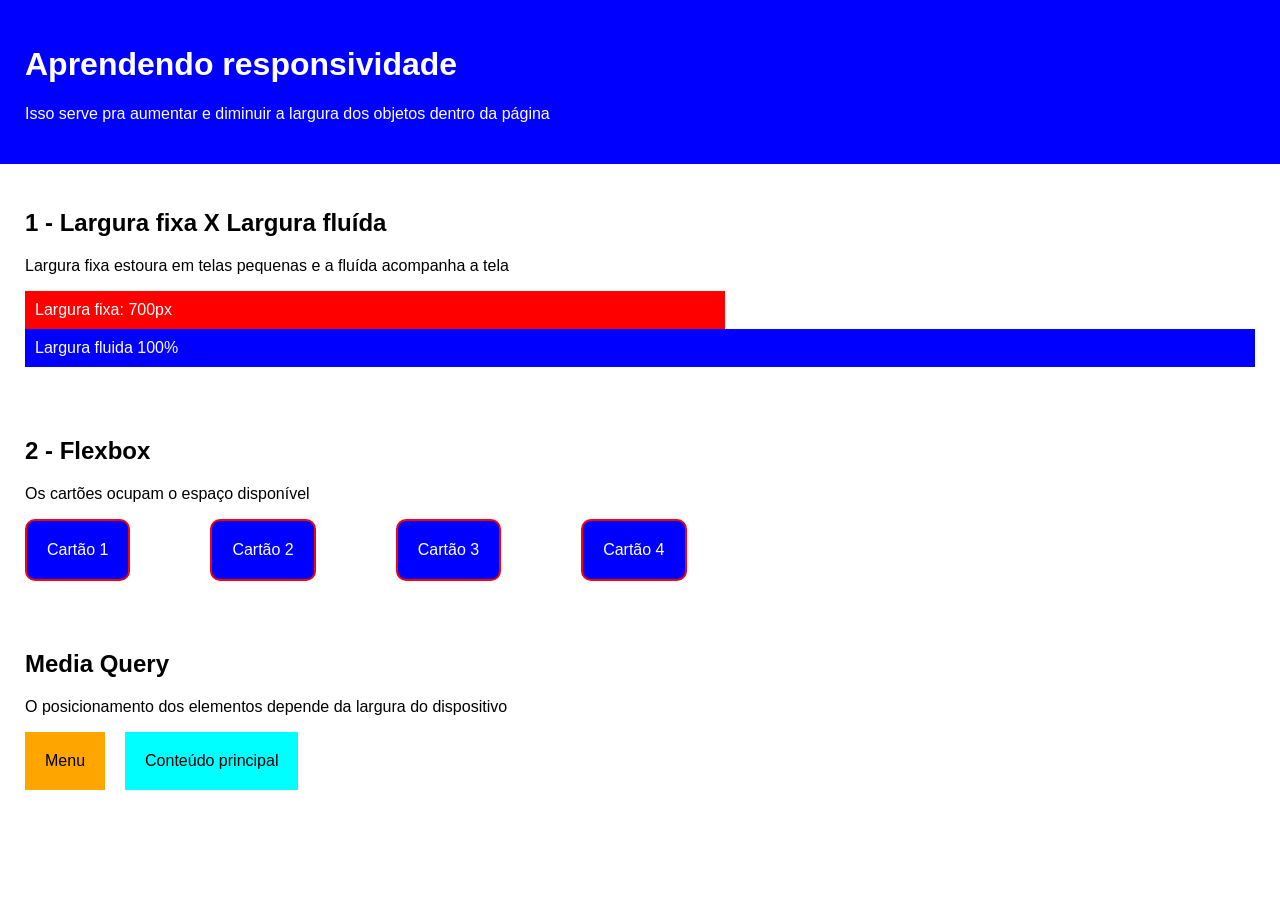
<file: extra/index.html>
<!DOCTYPE html>
<html lang="pt-br">

<head>
    <meta charset="UTF-8">
    <meta name="viewport" content="width=device-width, initial-scale=1.0">
    <title>Document</title>
    <link rel="stylesheet" href="style.css">
</head>

<body>

    <header class="cabecalho">
        <h1>Aprendendo responsividade</h1>
        <p>Isso serve pra aumentar e diminuir a largura dos objetos dentro da página</p>
    </header>

    <main>
        <section class="secao">
            <h2>1 - Largura fixa X Largura fluída</h2>
            <p>Largura fixa estoura em telas pequenas e a fluída acompanha a tela</p>
            <div class="demo">
                <div class="caixa-fixa">Largura fixa: 700px</div>
                <div class="caixa-fluida">Largura fluida 100%</div>
            </div>
        </section>

        <section class="secao">
            <h2>2 - Flexbox</h2>
            <p>Os cartões ocupam o espaço disponível</p>
            <div class="cartoes">
                <div class="cartao">Cartão 1</div>
                <div class="cartao">Cartão 2</div>
                <div class="cartao">Cartão 3</div>
                <div class="cartao">Cartão 4</div>
            </div>
        </div>
        </section>

        <section class="secao">
            <h2>Media Query</h2>
            <p>O posicionamento dos elementos depende da largura do dispositivo</p>
             <div class="layout">
                <nav class="menu">Menu</nav>
                <div class="texto">Conteúdo principal</div>
             </div>
        </section>

    </main>
</body>

</html>
</file>
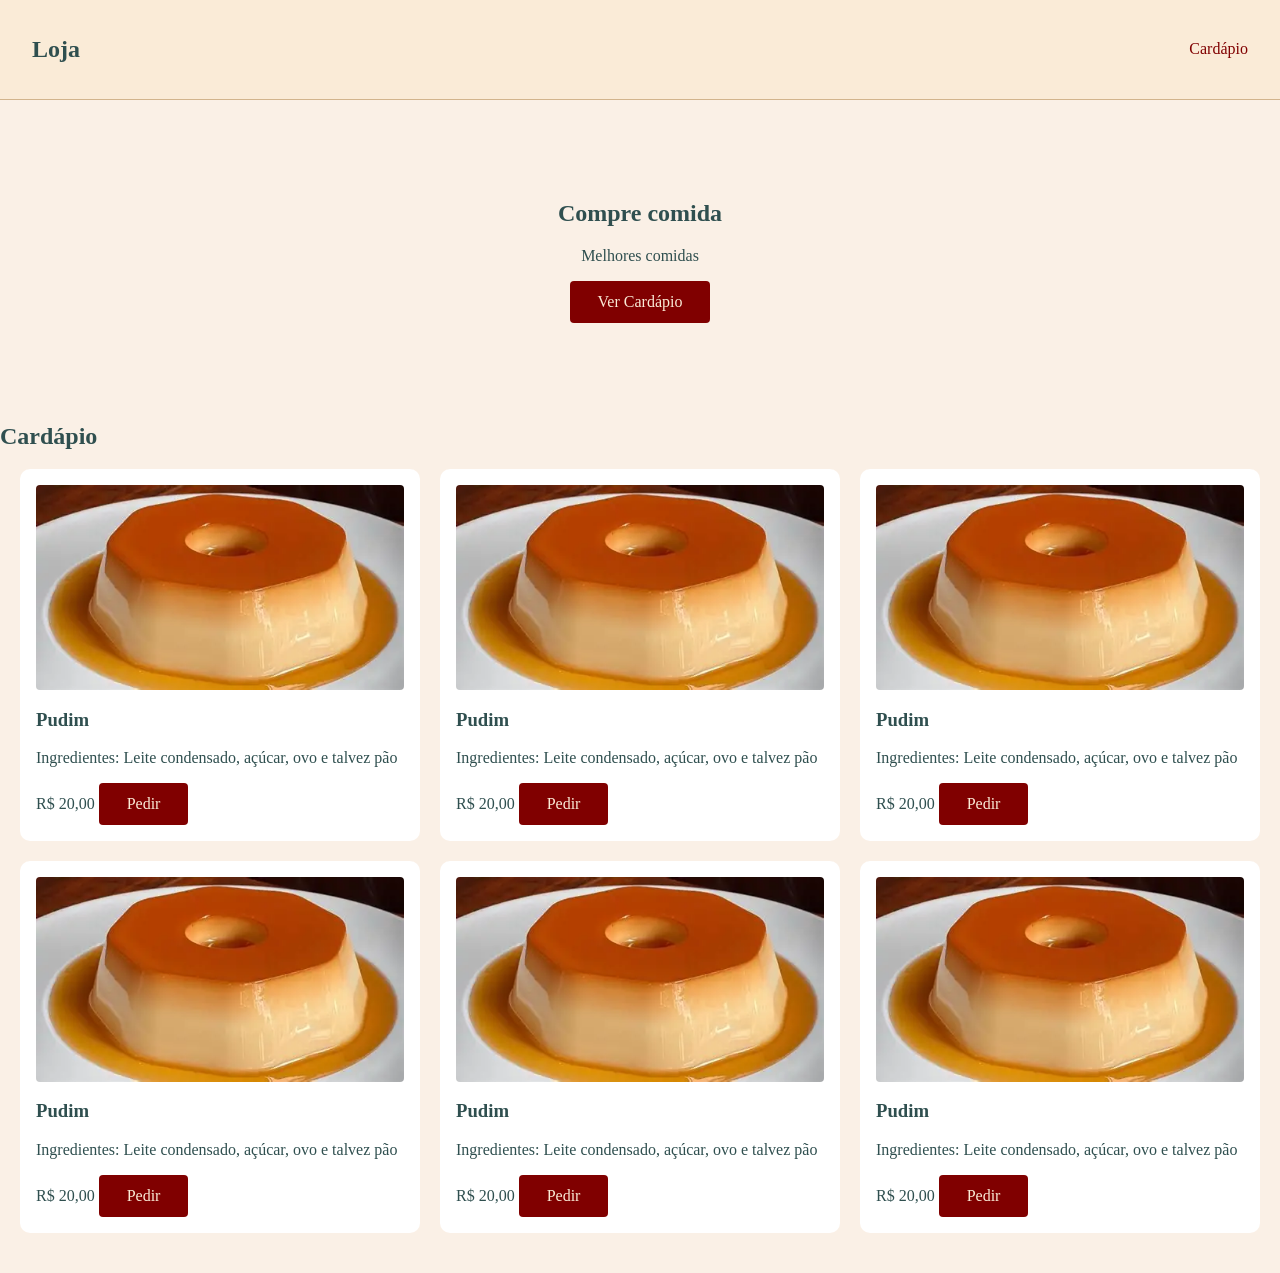
<file: CD2026/HTML&CSS/HTML/index.html>
<html lang="pt-BR">

<head>
    <meta charset="UTF-8">
    <meta name="viewport" content="width=device-width, initial-scale=1.0">
    <title>Cardápio | Loja</title>
    <link rel="stylesheet" href="../CSS/style.css">
</head>

<body>
    <header class="topo">
        <div class="container topo-conteudo">
            <h2 class="marca">Loja</h2>
            <nav class="menu">
                <a href="#cardapio">Cardápio</a>
            </nav>
        </div>
    </header>
    <main class="container">
        <section class="apresentacao">
            <h1>Compre comida</h1>
            <p>Melhores comidas</p>
            <a href="#cardapio" class="botao">Ver Cardápio</a>
        </section>
        <section id="cardapio">
            <h2>Cardápio</h2>
            <div class="produtos">

                <div class="produto">
                    <a href="produto.html">
                        <img src="../imagens/pudim.png" alt="Pudim">
                    </a>
                    <h3>Pudim</h3>
                    <p>Ingredientes: Leite condensado, açúcar, ovo e talvez pão</p>
                    <div class="produto-rodape">
                        <span class="preço">R$ 20,00</span>
                        <a href="produto.html" class="botao">Pedir</a>
                    </div>
                </div>

                <div class="produto">
                    <img src="../imagens/pudim.png" alt="Pudim">
                    <h3>Pudim</h3>
                    <p>Ingredientes: Leite condensado, açúcar, ovo e talvez pão</p>
                    <div class="produto-rodape">
                        <span class="preço">R$ 20,00</span>
                        <a href="produto.html" class="botao">Pedir</a>
                    </div>
                </div>

                <div class="produto">
                    <img src="../imagens/pudim.png" alt="Pudim">
                    <h3>Pudim</h3>
                    <p>Ingredientes: Leite condensado, açúcar, ovo e talvez pão</p>
                    <div class="produto-rodape">
                        <span class="preço">R$ 20,00</span>
                        <a href="produto.html" class="botao">Pedir</a>
                    </div>
                </div>

                <div class="produto">
                    <img src="../imagens/pudim.png" alt="Pudim">
                    <h3>Pudim</h3>
                    <p>Ingredientes: Leite condensado, açúcar, ovo e talvez pão</p>
                    <div class="produto-rodape">
                        <span class="preço">R$ 20,00</span>
                        <a href="produto.html" class="botao">Pedir</a>
                    </div>
                </div>

                <div class="produto">
                    <img src="../imagens/pudim.png" alt="Pudim">
                    <h3>Pudim</h3>
                    <p>Ingredientes: Leite condensado, açúcar, ovo e talvez pão</p>
                    <div class="produto-rodape">
                        <span class="preço">R$ 20,00</span>
                        <a href="produto.html" class="botao">Pedir</a>
                    </div>
                </div>

                <div class="produto">
                    <img src="../imagens/pudim.png" alt="Pudim">
                    <h3>Pudim</h3>
                    <p>Ingredientes: Leite condensado, açúcar, ovo e talvez pão</p>
                    <div class="produto-rodape">
                        <span class="preço">R$ 20,00</span>
                        <a href="produto.html" class="botao">Pedir</a>
                    </div>
                </div>
            </div>
        </section>
    </main>
</body>
</html>
</file>
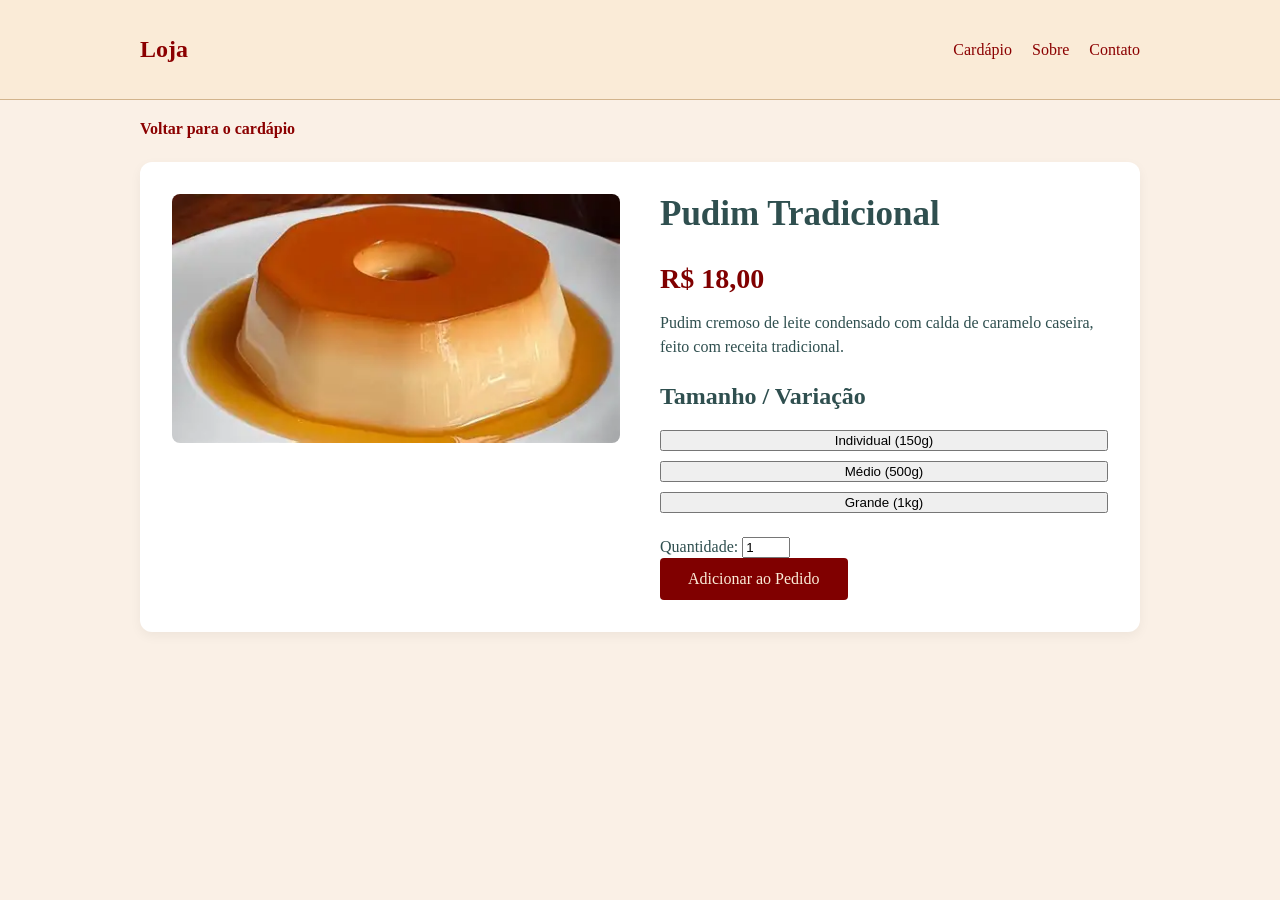
<file: CD2026/HTML&CSS/HTML/produto.html>
<!DOCTYPE html>
<html lang="pt-BR">
<head>
    <meta charset="UTF-8">
    <meta name="viewport" content="width=device-width, initial-scale=1.0">
    <title>Pudim - Detalhes do Produto</title>
    <link rel="stylesheet" href="../CSS/produto.css">
</head>
<body>

    <header class="topo">
        <div class="container topo-conteudo">
            <a href="index.html" class="marca">Loja</a>
            <nav class="menu">
                <a href="index.html#cardapio">Cardápio</a>
                <a href="index.html#sobre">Sobre</a>
                <a href="index.html#contato">Contato</a>
            </nav>
        </div>
    </header>

    <main class="container pagina-produto">

        <a href="index.html#cardapio" class="voltar"> Voltar para o cardápio</a>

        <section class="detalhe">
            <div class="detalhe-imagem">
                <img src="../imagens/pudim.png" alt="Pudim Tradicional">
            </div>

            <div class="detalhe-info">
                <h1>Pudim Tradicional</h1>
                <p class="preco-grande">R$ 18,00</p>
                <p class="descricao">Pudim cremoso de leite condensado com calda de caramelo caseira, feito com receita tradicional.</p>
                
                <h2>Tamanho / Variação</h2>
                <div class="opcoes">
                    <button class="opcao ativa">Individual (150g)</button>
                    <button class="opcao">Médio (500g)</button>
                    <button class="opcao">Grande (1kg)</button>
                </div>

                <div class="quantidade-container">
                    <label for="qtd">Quantidade:</label>
                    <input type="number" id="qtd" value="1" min="1" max="10" class="input-quantidade">
                </div>

                <a href="#" class="botao botao-comprar">Adicionar ao Pedido</a>
            </div>
        </section>

    </main>

</body>
</html>
</file>
<file: extra/style.css>
* {
    box-sizing: border-box;
}

body {
    font-family: Arial, Helvetica, sans-serif;
    margin: 0;
}

.cabecalho {
    background-color: blue;
    color: white;
    padding: 25px;
}

.secao {
    padding: 25px;
}

.caixa-fixa {
    width: 700px;
    background-color: red;
    color: white;
    padding: 10px;
}

.caixa-fluida {
    width: 100%;
    background-color: blue;
    color: white;
    padding: 10px;
}

/* flexbox */

.cartoes {
    display: flex;
    gap: 80px;
    flex-wrap: wrap;
}

.cartao {
    background-color: blue;
    color: white;
    padding: 20px;
    border-radius: 10px;
    border: 2px solid red;
}

.layout {
    display: flex;
    gap: 20px;
}

.menu {
    background-color: orange;
    padding: 20px;
}

.texto {
    background-color: aqua;
    padding: 20px;
}
</file>
<file: CD2026/HTML&CSS/CSS/style.css>
body {
    font-family: 'Georgia', Garamond, 'Times New Roman', serif;
    color: darkslategrey;
    background-color: linen;
    margin: 0;
}

a {
    color: maroon;
    text-decoration: none;
}

a:hover {
    color: darkred;
}

.topo {
    background-color: antiquewhite;
    border-bottom: 1px solid tan;
    padding: 16px 0;
}

.topo-conteudo {
    display: flex;
    justify-content: space-between;
    align-items: center;
    padding: 0 32px;
}

.topo-conteudo a {
    color: maroon;
}

.topo-conteudo a:hover {
    color: darkred;
}

.topo-conteudo img {
    height: 60px;
    border-radius: 50%;
}

.apresentacao {
    text-align: center;
    padding: 80px 20px;
}

.botao {
    color: antiquewhite;
    background-color: maroon;
    padding: 12px 28px;
    border-radius: 4px;
    display: inline-block;
}

.botao:hover {
    background-color: darkred;
    color: antiquewhite;
}

.produtos {
    display: grid;
    grid-template-columns: repeat(3, 1fr);
    gap: 20px;
    max-width: 100%;
    box-sizing: border-box;
    padding: 0 20px;
    margin-bottom: 40px;
}

.produto {
    background-color: white;
    padding: 16px;
    border-radius: 10px;
}

.produto img {
    width: 100%;
    height: auto;
    border-radius: 4px;
}
</file>
<file: CD2026/HTML&CSS/CSS/produto.css>
body {
    font-family: 'Georgia', Garamond, 'Times New Roman', serif;
    color: darkslategrey;
    background-color: linen;
    margin: 0px;
}

a {
    color: darkred;
    text-decoration: none;
}

a:hover {
    color: maroon;
}

.topo {
    background-color: antiquewhite;
    border-bottom: 1px solid tan;
    padding: 16px 0px;
}

.topo-conteudo {
    display: flex;
    justify-content: space-between;
    align-items: center;
    padding: 0px 32px;
}

.marca {
    font-size: 24px;
    font-weight: bold;
}

.menu a {
    margin-left: 16px;
}

.container {
    max-width: 1000px;
    margin: 0px auto;
    padding: 20px;
}

.voltar {
    display: inline-block;
    margin-bottom: 24px;
    font-weight: bold;
}

.detalhe {
    background-color: white;
    padding: 32px;
    border-radius: 12px;
    display: grid;
    grid-template-columns: 1fr 1fr;
    gap: 40px;
    box-shadow: 0px 4px 12px rgba(0, 0, 0, 0.05);
}

.detalhe-imagem img {
    width: 100%;
    height: auto;
    border-radius: 8px;
    object-fit: cover;
}

.detalhe-info h1 {
    margin-top: 0px;
    font-size: 35px;
    color: darkslategrey;
}

.preco-grande {
    font-size: 28px;
    font-weight: bold;
    color: maroon;
    margin: 12px 0px;
}

.descricao {
    line-height: 24px;
    margin-bottom: 24px;
    font-size: 16px;
}

.secao-opcao h2 {
    font-size: 18px;
    margin-bottom: 12px;
}

.opcoes {
    display: flex;
    flex-direction: column;
    gap: 10px;
    margin-bottom: 24px;
}

.opcao-item {
    display: flex;
    align-items: center;
    gap: 10px;
    padding: 10px 14px;
    border: 1px solid tan;
    border-radius: 6px;
    cursor: pointer;
    background-color: #fafafa;
    transition: background-color 0.2s;
}

.opcao-item:hover {
    background-color: antiquewhite;
}

.compra-acao {
    display: flex;
    align-items: center;
    gap: 16px;
    margin-top: 20px;
}

.quantidade {
    display: flex;
    align-items: center;
    gap: 8px;
    font-weight: bold;
}

.quantidade input {
    width: 50px;
    padding: 8px;
    border: 1px solid tan;
    border-radius: 4px;
    text-align: center;
    font-size: 16px;
}

.botao {
    color: antiquewhite;
    background-color: maroon;
    padding: 12px 28px;
    border-radius: 4px;
    display: inline-block;
    text-align: center;
    font-size: 16px;
    border: none;
    cursor: pointer;
}

.botao:hover {
    background-color: darkred;
    color: antiquewhite;
}
</file>
